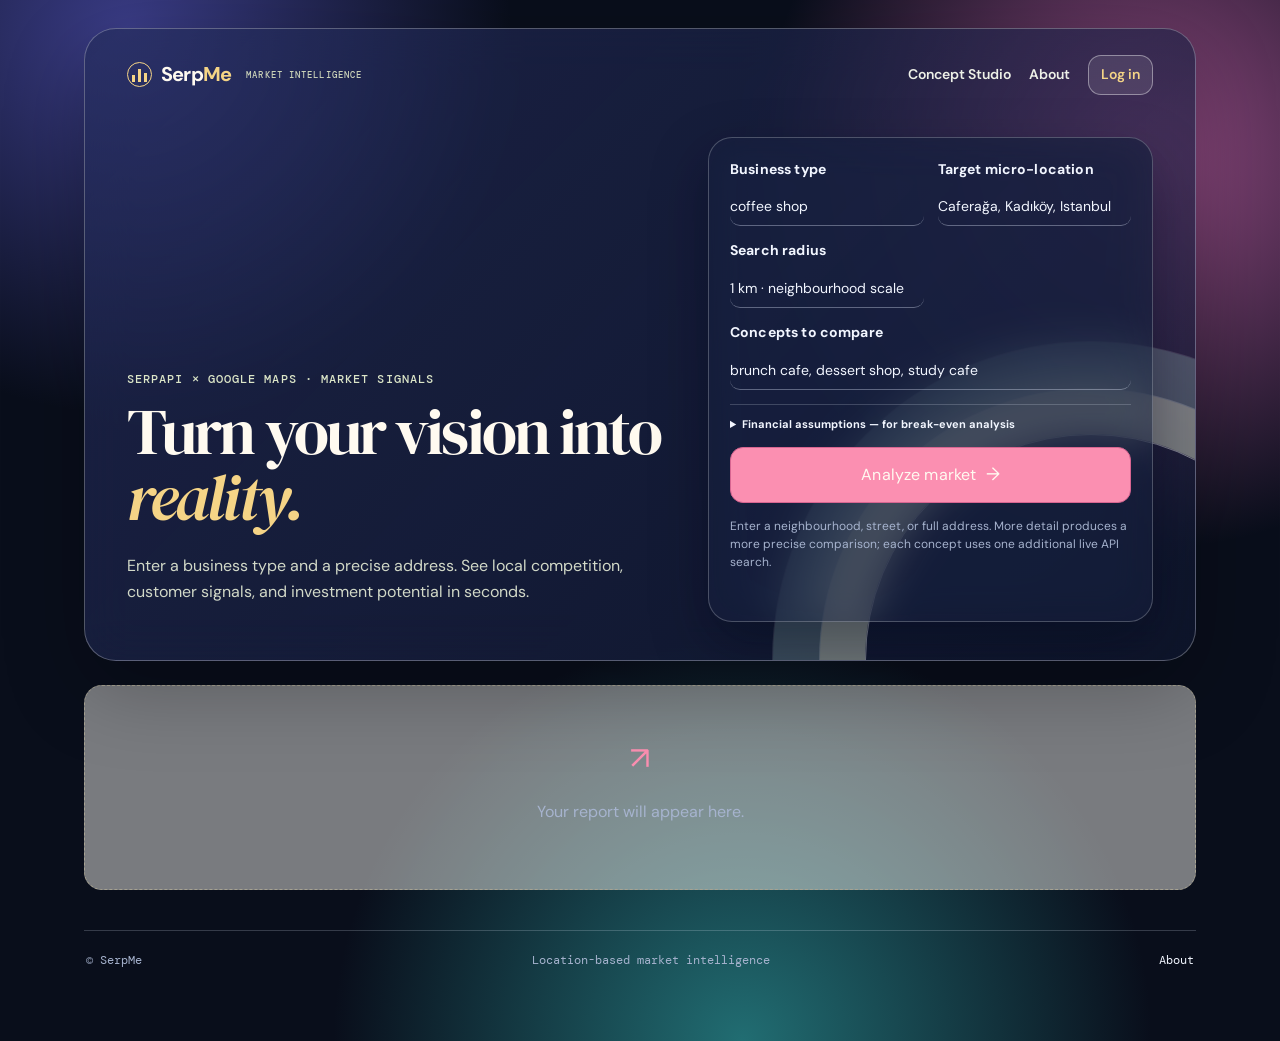
<file: index.html>
<!doctype html>
<html lang="en">
<head>
  <meta charset="UTF-8" />
  <meta name="viewport" content="width=device-width, initial-scale=1.0" />
  <title>SerpMe — Location-Based Business Analysis</title>
  <link rel="stylesheet" href="styles.css" />
  <link rel="stylesheet" href="liquid.css" />
  <link rel="stylesheet" href="viability.css" />
  <link rel="stylesheet" href="smooth.css" />
  <link rel="stylesheet" href="ui-refinement.css" />
</head>
<body>
  <main>
    <section class="hero">
      <nav class="top-nav" aria-label="Main navigation">
        <a class="brand" href="/" aria-label="SerpMe home"><span class="logo" aria-hidden="true"><i></i><i></i><i></i></span><span>Serp<span class="brand-accent">Me</span></span><small>MARKET INTELLIGENCE</small></a>
        <div class="nav-links"><a href="/launch.html">Concept Studio</a><a href="/about.html">About</a><a class="nav-cta" data-auth-link href="/login.html">Log in</a></div>
      </nav>
      <div class="hero-copy">
        <p class="eyebrow">SERPAPI × GOOGLE MAPS · MARKET SIGNALS</p>
        <h1>Turn your vision into <em>reality.</em></h1>
        <p>Enter a business type and a precise address. See local competition, customer signals, and investment potential in seconds.</p>
      </div>
      <form id="search-form" class="search-card">
        <label>Business type
          <input id="business" name="business" maxlength="120" placeholder="e.g. specialty coffee" required value="coffee shop" />
        </label>
        <label>Target micro-location
          <input id="location" name="location" maxlength="200" placeholder="Neighbourhood, street, building no., city" required value="Caferağa, Kadıköy, Istanbul" />
        </label>
        <label>Search radius
          <select id="radius" name="radius">
            <option value="500">500 m · street scale</option>
            <option value="1000" selected>1 km · neighbourhood scale</option>
            <option value="2000">2 km · district edge</option>
            <option value="5000">5 km · wider catchment</option>
          </select>
        </label>
        <label class="wide">Concepts to compare
          <input id="concepts" name="concepts" maxlength="360" placeholder="Separate with commas" value="brunch cafe, dessert shop, study cafe" />
        </label>
        <details class="finance-inputs wide">
          <summary>Financial assumptions — for break-even analysis</summary>
          <div class="finance-mode" role="group" aria-label="Financial assumption method">
            <label><input type="radio" name="financeMode" value="auto" checked /> Automatic starting scenario</label>
            <label><input type="radio" name="financeMode" value="manual" /> My assumptions</label>
          </div>
          <p class="finance-note">The automatic scenario produces a starting range from the business type and map signals. Validate it with local rent, payroll, and supplier quotes.</p>
          <div class="finance-grid">
            <label>Monthly rent (₺)<input name="rent" type="number" min="0" value="120000" /></label>
            <label>Monthly fixed costs (₺)<input name="fixedCosts" type="number" min="0" value="90000" /></label>
            <label>Average transaction (₺)<input name="ticket" type="number" min="1" value="300" /></label>
            <label>Gross margin (%)<input name="margin" type="number" min="1" max="99" value="65" /></label>
          </div>
        </details>
        <button type="submit">Analyze market <span>→</span></button>
        <p class="hint">Enter a neighbourhood, street, or full address. More detail produces a more precise comparison; each concept uses one additional live API search.</p>
        <p id="form-status" class="form-status" role="status" aria-live="polite"></p>
      </form>
    </section>

    <section id="empty-state" class="empty-state">
      <span>↗</span>
      <p>Your report will appear here.</p>
    </section>

    <section id="report" hidden>
      <div class="report-heading">
        <div><p class="eyebrow">LOCAL MARKET REPORT <span id="data-source"></span></p><h2 id="report-title">—</h2><p id="report-date"></p></div>
        <button id="export-button" class="secondary">Print report</button>
      </div>
      <div class="score-card">
        <div class="score-ring"><strong id="opportunity-score">—</strong><span>/ 100</span></div>
        <div><p class="eyebrow">MARKET VIABILITY SCORE</p><h3 id="opportunity-label">Calculating</h3><p id="opportunity-text"></p><div class="analysis-badges"><span id="analysis-mode">—</span><span id="data-confidence">—</span></div></div>
      </div>
      <section class="viability-section" aria-labelledby="viability-title">
        <div class="section-heading"><div><p class="eyebrow">EVIDENCE-BASED SUB-SCORES</p><h3 id="viability-title">Market viability</h3></div><p>Missing signals are not invented; unavailable data is reflected in the confidence level.</p></div>
        <div id="viability-components" class="viability-components"></div>
        <div class="signal-grid">
          <article><p class="eyebrow">NEIGHBOR MARKET SIGNAL</p><h3 id="neighbor-signal">—</h3><div id="radius-ladder" class="radius-ladder"></div></article>
          <article><p class="eyebrow">DEMAND PROXIES</p><h3 id="proxy-summary">—</h3><div id="proxy-list" class="proxy-list"></div></article>
        </div>
        <div class="reasoning-panel"><h4>Why this conclusion?</h4><ul id="viability-reasons"></ul><p id="viability-limitations"></p></div>
        <div id="evaluation-method" class="evaluation-method" hidden>
          <p class="eyebrow">ALTERNATIVE EVALUATION METHOD</p><h4 id="evaluation-method-title"></h4><p id="evaluation-method-summary"></p><ol id="evaluation-method-steps"></ol>
        </div>
      </section>
      <div class="metric-grid" id="metrics"></div>
      <section class="map-section" aria-labelledby="map-title">
        <div class="map-copy">
          <p class="eyebrow">LOCATION LAYER</p><h3 id="map-title">Nearby market view</h3><p id="map-location"></p>
          <div class="map-stats"><article><span>Map density</span><strong id="map-density">—</strong></article><article><span>Average rating</span><strong id="map-rating">—</strong></article><article><span>Businesses reviewed</span><strong id="map-business-count">—</strong></article></div>
          <p class="map-note">Businesses are drawn from Google Maps results matching the entered address and selected category.</p>
        </div>
        <div class="map-frame-wrap"><iframe id="location-map" title="Map of the selected location" loading="lazy" referrerpolicy="no-referrer"></iframe></div>
        <div class="map-businesses" id="map-businesses"></div>
      </section>
      <div class="insight-grid">
        <article><p class="eyebrow">WHAT WE SEE</p><h3>Competition view</h3><p id="competition-insight"></p></article>
        <article><p class="eyebrow">CUSTOMER SIGNAL</p><h3>Satisfaction & demand</h3><p id="customer-insight"></p></article>
        <article><p class="eyebrow">RECOMMENDATION</p><h3>Next move</h3><p id="recommendation"></p></article>
      </div>
      <section class="concept-section">
        <div><p class="eyebrow">CONCEPT RECOMMENDATION</p><h3>Which idea is stronger at this location?</h3><p>Each candidate is compared only against Google Maps businesses matching the same micro-location and category.</p></div>
        <div id="concept-list" class="concept-list"></div>
      </section>
      <section class="business-plan">
        <div><p class="eyebrow">UNIT ECONOMICS & OPERATING PLAN</p><h3>A technical framework for an investment decision</h3><p id="plan-summary"></p></div>
        <div class="plan-grid" id="plan-metrics"></div>
        <ol id="plan-actions" class="plan-actions"></ol>
        <p class="disclaimer">Financial results are derived from user inputs; tax, capital expenditure, financing cost, and depreciation are excluded.</p>
      </section>
      <section class="demand-lab" aria-labelledby="demand-lab-title">
        <div class="section-heading"><div><p class="eyebrow">DEMAND VALIDATION LAB</p><h3 id="demand-lab-title">Measure evidence before investing</h3></div><p>Search intent, paid commitments, and observed footfall are kept as separate evidence. Missing evidence is never estimated.</p></div>
        <div class="demand-grid">
          <div class="demand-panel"><p class="eyebrow">IDEA DEFINITION</p><div class="demand-fields"><label>Target customer<input id="demand-customer" maxlength="120" placeholder="e.g. nearby university students" /></label><label>Need to solve<input id="demand-need" maxlength="160" placeholder="e.g. affordable weekday lunch" /></label><label>Price range (₺)<input id="demand-price" type="number" min="0" placeholder="e.g. 220" /></label><label>Sales model<select id="demand-model"><option value="walk-in">Walk-in</option><option value="delivery">Delivery</option><option value="booking">Booking / appointment</option><option value="hybrid">Hybrid</option></select></label></div></div>
          <div class="demand-panel"><p class="eyebrow">SEARCH INTENT</p><div class="demand-fields"><label>Relative search-intent index (0–100)<input id="demand-search-index" type="number" min="0" max="100" placeholder="Enter a Google Trends comparison index" /></label><label>Comparison period<select id="demand-period"><option value="last-90-days">Last 90 days</option><option value="last-12-months">Last 12 months</option><option value="seasonal">Seasonal comparison</option></select></label></div><p class="field-note">Use a consistent topic/keyword and geography. This is relative interest, not sales volume.</p></div>
          <div class="demand-panel"><p class="eyebrow">PAID COMMITMENT</p><div class="demand-fields"><label>Paid pre-orders / bookings<input id="demand-commitments" type="number" min="0" placeholder="0" /></label><label>Commitment target<input id="demand-commitment-target" type="number" min="1" placeholder="e.g. 15" /></label></div><p class="field-note">Record only paid pre-orders, deposits, bookings, or sample sales — not likes or clicks.</p></div>
          <div class="demand-panel"><p class="eyebrow">OBSERVED FOOTFALL</p><div class="demand-fields"><label>Morning count · 15 min<input id="demand-footfall-morning" type="number" min="0" placeholder="0" /></label><label>Lunch count · 15 min<input id="demand-footfall-lunch" type="number" min="0" placeholder="0" /></label><label>Evening count · 15 min<input id="demand-footfall-evening" type="number" min="0" placeholder="0" /></label><label>Minimum total threshold<input id="demand-footfall-target" type="number" min="1" placeholder="e.g. 60" /></label></div></div>
        </div>
        <div class="demand-actions"><button id="calculate-demand" type="button">Calculate validation evidence <span>→</span></button><p id="demand-status" class="form-status" role="status">Enter measured evidence to calculate a validation result.</p></div>
        <div id="demand-result" class="demand-result" hidden><article><p>Evidence score</p><strong id="demand-score">—</strong><small>/100 · only when all three evidence types are present</small></article><article><p>Decision</p><strong id="demand-decision">—</strong><small id="demand-decision-note"></small></article><article><p>Observed footfall</p><strong id="demand-footfall-total">—</strong><small>total across three 15-minute counts</small></article></div>
      </section>
      <section class="feasibility-section">
        <div><p class="eyebrow">FEASIBILITY STEP</p><h3>Move the idea toward an investment decision</h3><p>Save this analysis to your portfolio with risks, validation priorities, and the first action.</p></div>
        <div class="feasibility-grid">
          <label>Idea name<input id="feasibility-title" placeholder="e.g. Caferağa study cafe" /></label>
          <label>Stage<select id="feasibility-stage"><option value="Fikir">Idea</option><option value="Araştırma">Research</option><option value="Doğrulama">Validation</option><option value="Yatırım">Investment</option></select></label>
          <label class="wide">Validation note<textarea id="feasibility-notes" placeholder="Footfall count, rent quote, menu test, or critical assumption..."></textarea></label>
          <button id="save-report-button" type="button">Save to portfolio and report <span>→</span></button><p id="save-status" class="form-status" role="status"></p>
        </div>
      </section>
      <section class="results-section">
        <div><p class="eyebrow">COMPARISON SET</p><h3>Featured local businesses</h3><p class="selection-note">Selected by location, business type, rating, review volume, and Google Maps rank.</p></div>
        <div class="result-list" id="result-list"></div>
      </section>
      <p class="disclaimer">The opportunity score is an exploratory indicator based on listed business count, average rating, review density, and open-business rate. Field research is recommended before a final investment decision.</p>
    </section>
    <footer class="site-footer"><span>© SerpMe</span><span>Location-based market intelligence</span><a href="/about.html">About</a></footer>
  </main>
  <template id="metric-template"><article class="metric"><p></p><strong></strong><small></small></article></template>
  <script src="supabase-config.js"></script>
  <script src="auth.js"></script>
  <script src="app.js?v=20260902-opening-hours-v1"></script>
</body>
</html>
</file>
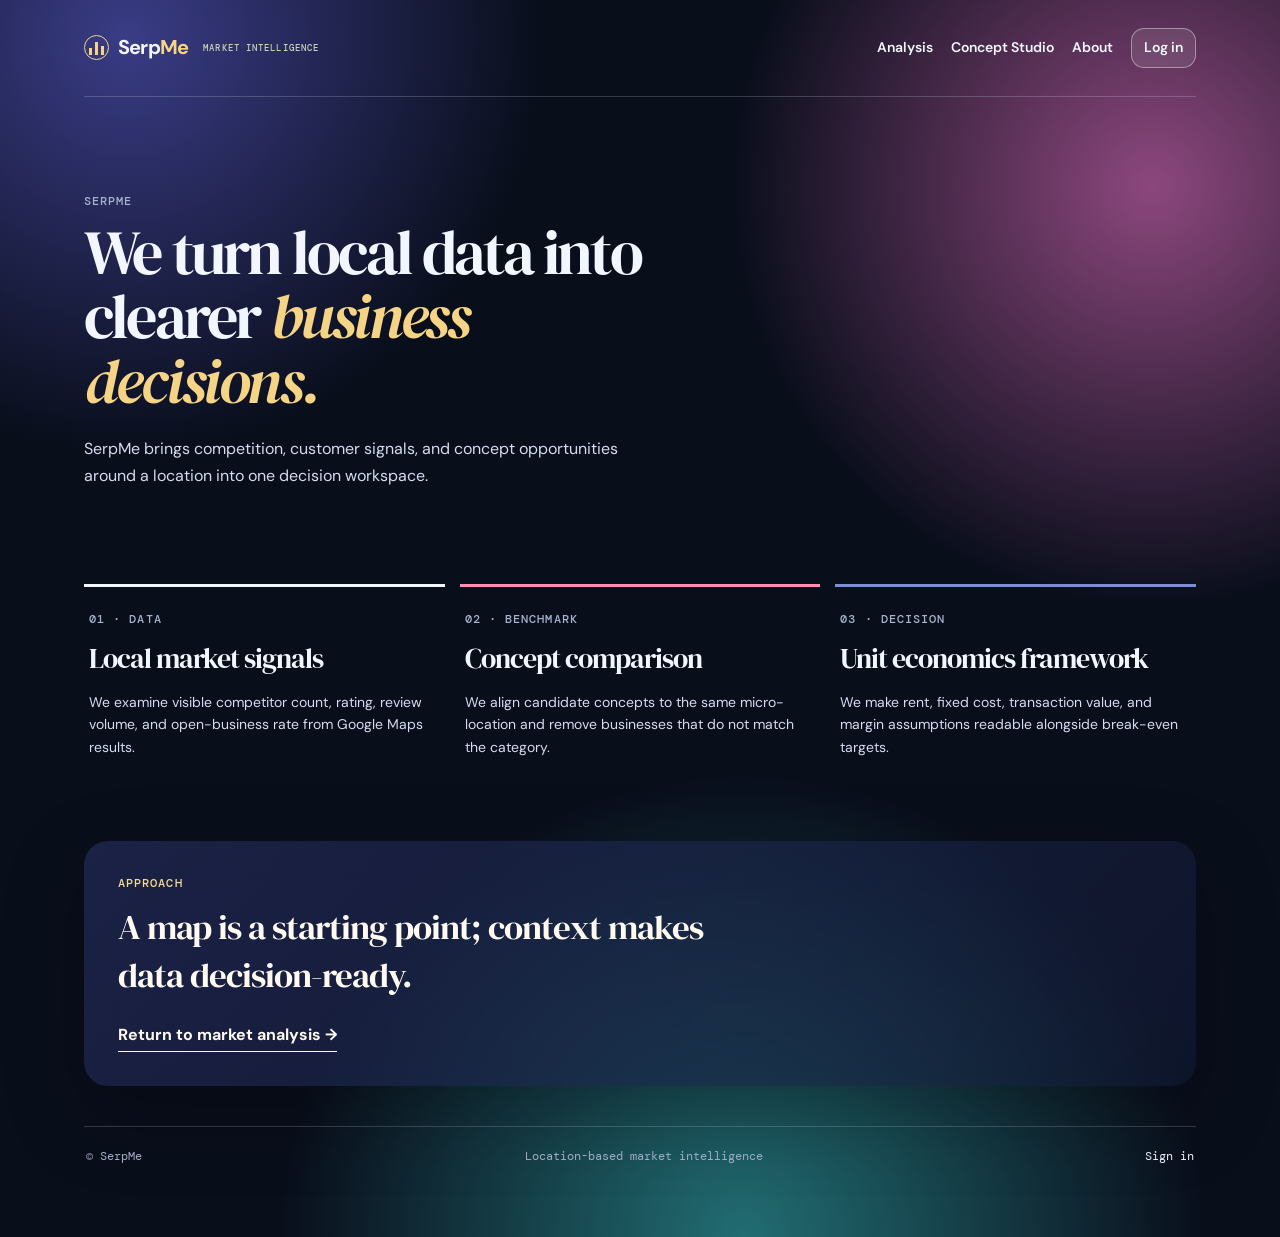
<file: about.html>
<!doctype html>
<html lang="en">
<head>
  <meta charset="UTF-8" />
  <meta name="viewport" content="width=device-width, initial-scale=1.0" />
  <title>About — SerpMe</title>
  <link rel="stylesheet" href="styles.css" />
  <link rel="stylesheet" href="liquid.css" />
  <link rel="stylesheet" href="smooth.css" />
  <link rel="stylesheet" href="ui-refinement.css" />
</head>
<body>
  <main class="site-page">
    <nav class="page-nav" aria-label="Main navigation">
      <a class="brand" href="/"><span class="logo" aria-hidden="true"><i></i><i></i><i></i></span><span>Serp<span class="brand-accent">Me</span></span><small>MARKET INTELLIGENCE</small></a>
      <div class="nav-links"><a href="/">Analysis</a><a href="/launch.html">Concept Studio</a><a href="/about.html" aria-current="page">About</a><a class="nav-cta" data-auth-link href="/login.html">Log in</a></div>
    </nav>
    <section class="about-hero">
      <p class="eyebrow">SERPME</p>
      <h1>We turn local data into clearer <em>business decisions.</em></h1>
      <p>SerpMe brings competition, customer signals, and concept opportunities around a location into one decision workspace.</p>
    </section>
    <section class="about-grid">
      <article><p class="eyebrow">01 · DATA</p><h2>Local market signals</h2><p>We examine visible competitor count, rating, review volume, and open-business rate from Google Maps results.</p></article>
      <article><p class="eyebrow">02 · BENCHMARK</p><h2>Concept comparison</h2><p>We align candidate concepts to the same micro-location and remove businesses that do not match the category.</p></article>
      <article><p class="eyebrow">03 · DECISION</p><h2>Unit economics framework</h2><p>We make rent, fixed cost, transaction value, and margin assumptions readable alongside break-even targets.</p></article>
    </section>
    <section class="about-callout"><p class="eyebrow">APPROACH</p><h2>A map is a starting point; context makes data decision-ready.</h2><a class="text-link" href="/">Return to market analysis →</a></section>
    <footer class="site-footer"><span>© SerpMe</span><span>Location-based market intelligence</span><a href="/login.html">Sign in</a></footer>
  </main>
  <script src="supabase-config.js"></script><script src="auth.js"></script>
</body>
</html>
</file>
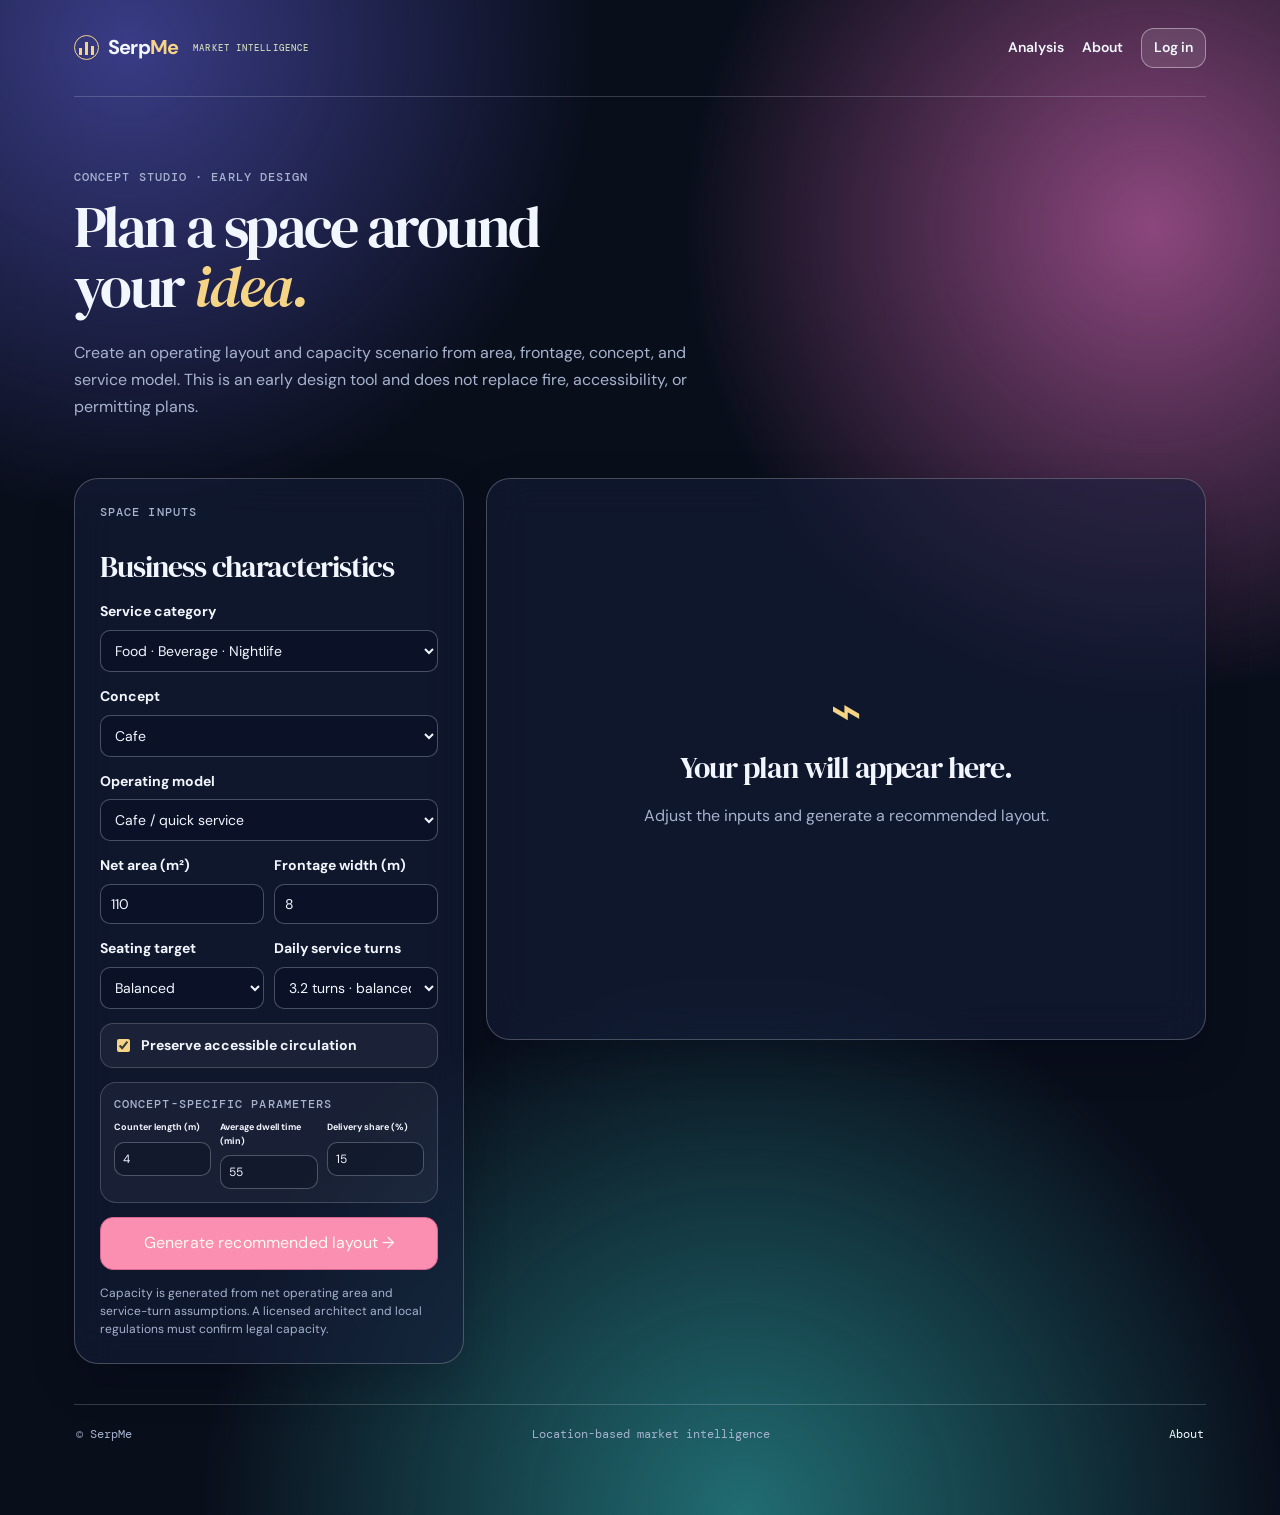
<file: launch.html>
<!doctype html>
<html lang="en">
<head>
  <meta charset="UTF-8" />
  <meta name="viewport" content="width=device-width, initial-scale=1.0" />
  <title>Concept Studio — SerpMe</title>
  <link rel="stylesheet" href="styles.css" />
  <link rel="stylesheet" href="liquid.css" />
  <link rel="stylesheet" href="smooth.css" />
  <link rel="stylesheet" href="launch.css" />
  <link rel="stylesheet" href="catalog.css" />
  <link rel="stylesheet" href="editor.css" />
  <link rel="stylesheet" href="vision.css" />
  <link rel="stylesheet" href="vision-controls.css" />
  <link rel="stylesheet" href="concept-3d.css" />
  <link rel="stylesheet" href="ui-refinement.css" />
</head>
<body>
  <main class="site-page launch-page">
    <nav class="page-nav" aria-label="Main navigation">
      <a class="brand" href="/"><span class="logo" aria-hidden="true"><i></i><i></i><i></i></span><span>Serp<span class="brand-accent">Me</span></span><small>MARKET INTELLIGENCE</small></a>
      <div class="nav-links"><a href="/">Analysis</a><a href="/about.html">About</a><a class="nav-cta" data-auth-link href="/login.html">Log in</a></div>
    </nav>
    <header class="studio-hero"><p class="eyebrow">CONCEPT STUDIO · EARLY DESIGN</p><h1>Plan a space around your <em>idea.</em></h1><p>Create an operating layout and capacity scenario from area, frontage, concept, and service model. This is an early design tool and does not replace fire, accessibility, or permitting plans.</p></header>
    <section class="studio-grid">
      <form id="studio-form" class="studio-form">
        <p class="eyebrow">SPACE INPUTS</p>
        <h2>Business characteristics</h2>
        <label>Service category<select id="studio-category" name="category"></select></label>
        <label>Concept<select id="studio-concept" name="concept"></select></label>
        <label>Operating model<select name="model"><option value="cafe">Cafe / quick service</option><option value="restaurant">Restaurant</option><option value="retail">Retail</option><option value="studio">Studio / fitness</option></select></label>
        <div class="studio-input-grid"><label>Net area (m²)<input name="area" type="number" min="20" max="2000" value="110" required /></label><label>Frontage width (m)<input name="frontage" type="number" min="3" max="80" step=".5" value="8" required /></label></div>
        <div class="studio-input-grid"><label>Seating target<select name="seating"><option value="balanced">Balanced</option><option value="dense">High capacity</option><option value="spacious">Comfort-first</option></select></label><label id="turns-control">Daily service turns<select name="turns"><option value="2.2">2.2 turns · relaxed</option><option value="3.2" selected>3.2 turns · balanced</option><option value="4.2">4.2 turns · quick service</option></select></label></div>
        <label class="toggle-label"><input name="accessible" type="checkbox" checked /> Preserve accessible circulation</label>
        <div id="studio-parameters" class="studio-parameters"></div>
        <button type="submit">Generate recommended layout <span>→</span></button>
        <p class="studio-note">Capacity is generated from net operating area and service-turn assumptions. A licensed architect and local regulations must confirm legal capacity.</p>
      </form>
      <section id="studio-output" class="studio-output" aria-live="polite">
        <div class="studio-empty"><span>⌁</span><h2>Your plan will appear here.</h2><p>Adjust the inputs and generate a recommended layout.</p></div>
        <div id="studio-result" hidden>
          <div class="studio-title"><div><p class="eyebrow">RECOMMENDED LAYOUT</p><h2 id="layout-title">—</h2></div><span id="layout-badge">—</span></div>
          <div id="layout-plan" class="layout-plan" role="img" aria-label="Recommended space layout"></div>
          <section class="layout-editor" aria-label="Layout plan editor">
            <div class="editor-header"><div><p class="eyebrow">EDITABLE PLAN</p><h3>Work on the plan</h3></div><span>Drag items; choose a tool and click the plan to add a constraint.</span></div>
            <div class="editor-toolbar" role="toolbar" aria-label="Plan tools"><button type="button" data-tool="select" class="is-active">Move</button><button type="button" data-tool="wall">Add wall</button><button type="button" data-tool="obstacle">Add obstacle</button><button type="button" data-tool="door">Add door</button><button type="button" data-tool="sink">Add sink</button><button type="button" id="delete-layout-item">Delete selected</button><button type="button" id="add-floor">Add floor</button><button type="button" id="optimize-layout">Optimize for constraints</button><button type="button" id="approve-layout">Approve plan</button></div>
            <div id="floor-tabs" class="floor-tabs" aria-label="Floors"></div>
            <div id="editor-canvas" class="editor-canvas" aria-label="Editable floor plan"></div>
            <div id="selected-item-controls" class="selected-item-controls" hidden><label>Shape<select id="item-shape"><option value="rectangle">Rectangle</option><option value="rounded">Rounded</option><option value="circle">Circle</option></select></label><label>Width<input id="item-width" type="range" min="4" max="70" value="20" /></label><label>Height<input id="item-height" type="range" min="4" max="70" value="20" /></label><label>Rotation<input id="item-rotation" type="range" min="0" max="180" value="0" /></label></div>
            <p id="editor-status" class="editor-status">Use Move to reposition areas.</p>
          </section>
          <section id="concept-vision" class="concept-vision" hidden><div><p class="eyebrow">APPROVED PLAN · 3D CONCEPT</p><h3 id="vision-title">Interior design direction</h3><p id="vision-summary"></p><div id="vision-materials" class="vision-materials"></div><div class="vision-actions"><button id="refresh-concept-vision" type="button">Refresh 3D view</button><button id="rotate-concept-vision" type="button">Rotate view</button><p id="vision-render-status" role="status">The free 3D preview updates automatically when the plan changes.</p></div></div><figure class="concept-3d-frame"><canvas id="concept-vision-canvas" width="1200" height="760" role="img" aria-label="Three-dimensional concept model created from floor plan data"></canvas><figcaption id="vision-caption">A free 3D concept model that updates from walls, doors, sinks, obstacles, floors, and business type.</figcaption></figure></section>
          <div class="capacity-grid"><article><p>Simultaneous guests</p><strong id="peak-guests">—</strong><small>operational estimate</small></article><article><p id="daily-capacity-label">Daily hosting</p><strong id="daily-guests">—</strong><small id="daily-capacity-note">with service turns</small></article><article><p>Guest area</p><strong id="guest-area">—</strong><small>net usable area</small></article><article><p>Space efficiency</p><strong id="layout-efficiency">—</strong><small>seating / sales area</small></article></div>
          <div class="layout-explanation"><h3>Optimization logic</h3><p id="layout-summary"></p><ul id="layout-actions"></ul></div>
        </div>
      </section>
    </section>
    <footer class="site-footer"><span>© SerpMe</span><span>Location-based market intelligence</span><a href="/about.html">About</a></footer>
  </main>
  <script src="supabase-config.js"></script><script src="auth.js"></script><script src="catalog.js?v=20260902-english-ui-v1"></script><script src="launch.js?v=20260902-english-ui-v2"></script>
</body>
</html>
</file>
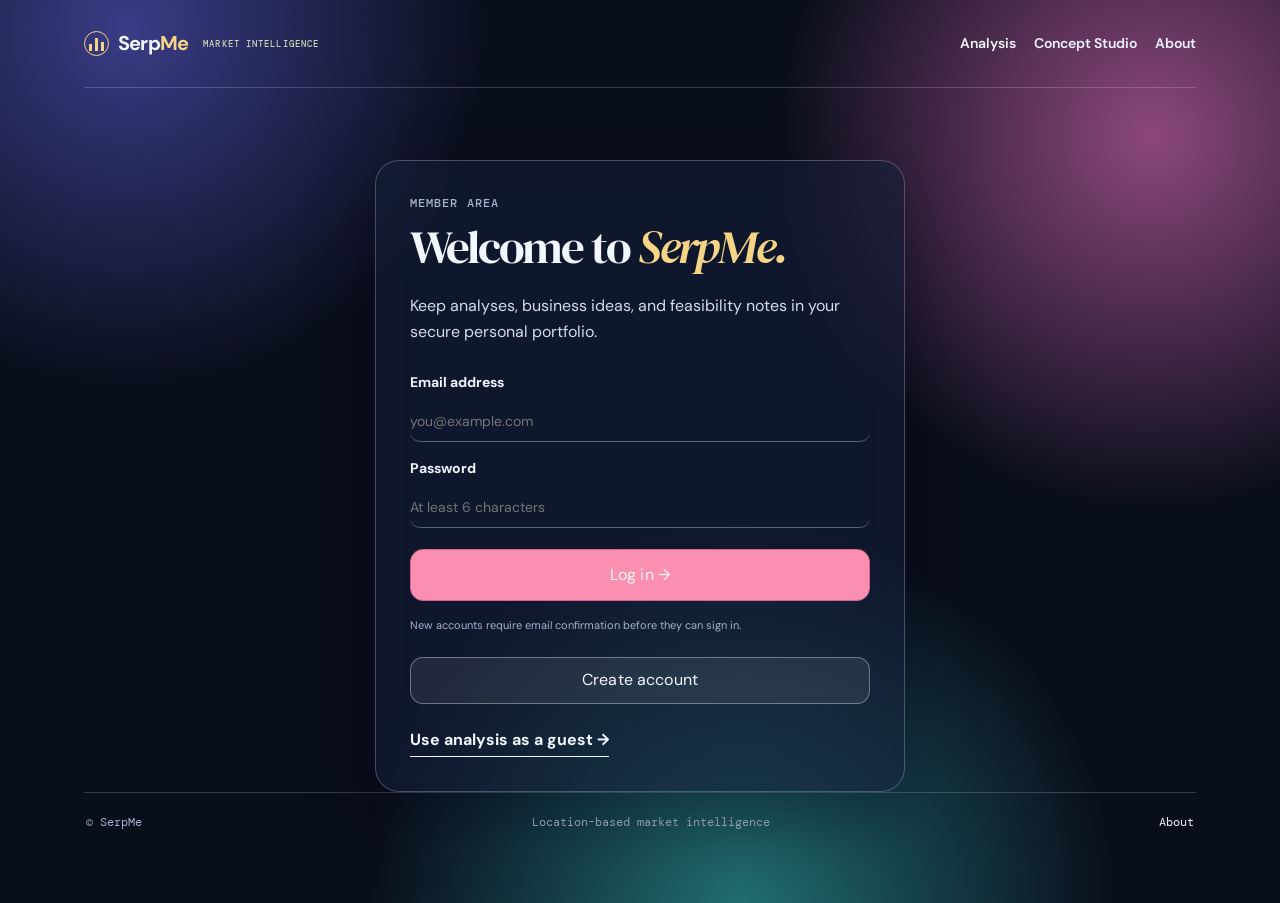
<file: login.html>
<!doctype html>
<html lang="en">
<head>
  <meta charset="UTF-8" />
  <meta name="viewport" content="width=device-width, initial-scale=1.0" />
  <title>Log in — SerpMe</title>
  <link rel="stylesheet" href="styles.css" />
  <link rel="stylesheet" href="liquid.css" />
  <link rel="stylesheet" href="smooth.css" />
  <link rel="stylesheet" href="ui-refinement.css" />
</head>
<body>
  <main class="site-page login-page">
    <nav class="page-nav" aria-label="Main navigation">
      <a class="brand" href="/"><span class="logo" aria-hidden="true"><i></i><i></i><i></i></span><span>Serp<span class="brand-accent">Me</span></span><small>MARKET INTELLIGENCE</small></a>
      <div class="nav-links"><a href="/">Analysis</a><a href="/launch.html">Concept Studio</a><a href="/about.html">About</a></div>
    </nav>
    <section class="login-card">
      <p class="eyebrow">MEMBER AREA</p><h1>Welcome to <em>SerpMe.</em></h1>
      <p>Keep analyses, business ideas, and feasibility notes in your secure personal portfolio.</p>
      <form id="login-form" class="login-form">
        <label>Email address<input id="auth-email" type="email" maxlength="254" placeholder="you@example.com" autocomplete="email" required /></label>
        <label>Password<input id="auth-password" type="password" maxlength="128" placeholder="At least 6 characters" autocomplete="current-password" minlength="6" required /></label>
        <button type="submit">Log in <span>→</span></button>
      </form>
      <p id="auth-status" class="login-note" role="status">New accounts require email confirmation before they can sign in.</p>
      <button id="signup-button" class="secondary auth-secondary" type="button">Create account</button>
      <a class="text-link" href="/">Use analysis as a guest →</a>
    </section>
    <footer class="site-footer"><span>© SerpMe</span><span>Location-based market intelligence</span><a href="/about.html">About</a></footer>
  </main>
  <script src="supabase-config.js"></script><script src="auth.js"></script><script src="login.js"></script>
</body>
</html>
</file>
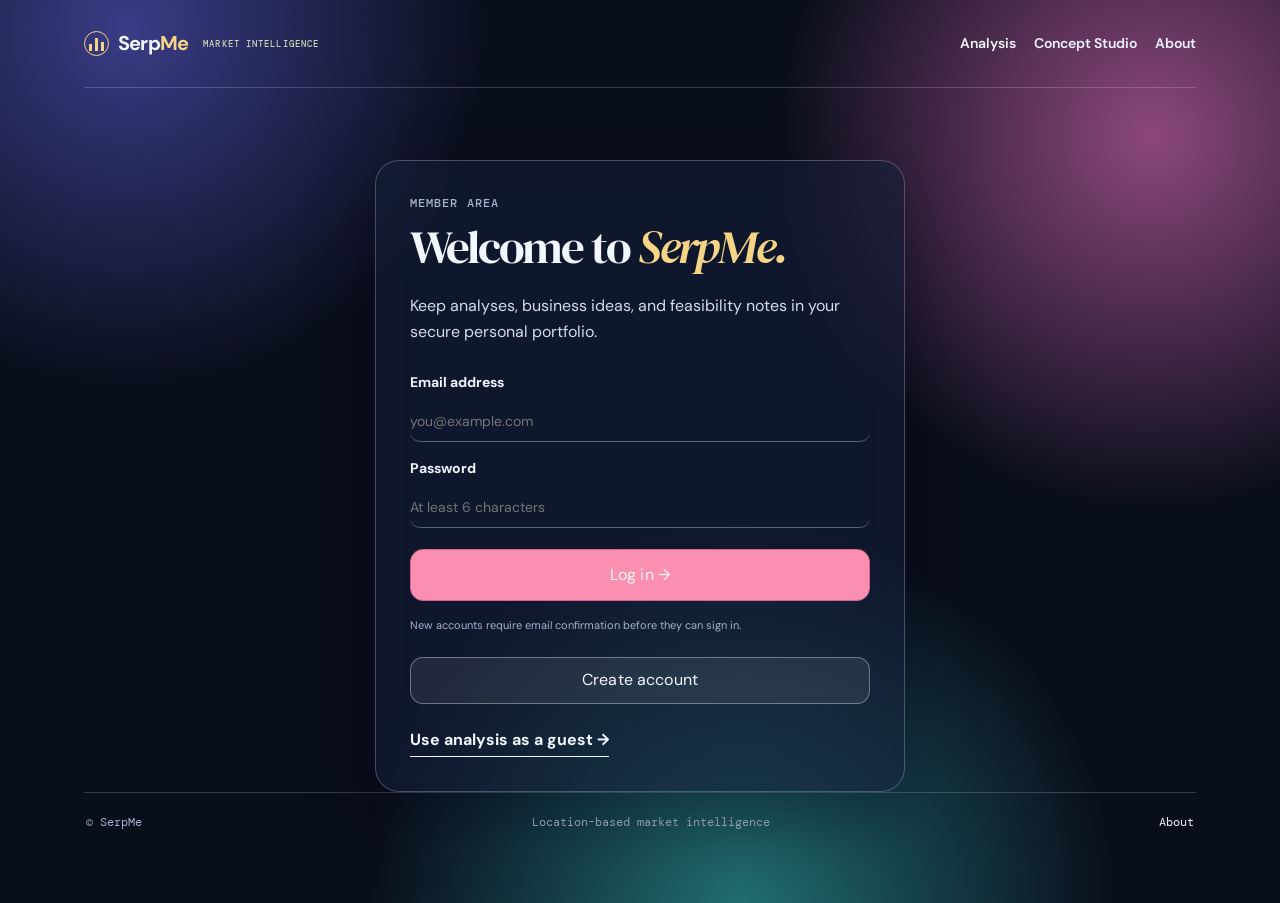
<file: portfolio.html>
<!doctype html>
<html lang="en">
<head>
  <meta charset="UTF-8" />
  <meta name="viewport" content="width=device-width, initial-scale=1.0" />
  <title>My Portfolio — SerpMe</title>
  <link rel="stylesheet" href="styles.css" />
  <link rel="stylesheet" href="liquid.css" />
</head>
<body>
  <main class="site-page portfolio-page">
    <nav class="page-nav">
      <a class="brand" href="/"><span class="logo"><i></i><i></i><i></i></span><span>Serp<span class="brand-accent">Me</span></span><small>MARKET INTELLIGENCE</small></a>
      <div class="nav-links"><a href="/">Analysis</a><a href="/about.html">About</a><button data-logout hidden>Log out</button></div>
    </nav>
    <section class="portfolio-hero"><p class="eyebrow">PERSONAL WORKSPACE</p><h1>Your idea portfolio and <em>decision records.</em></h1><p id="portfolio-user">Loading your portfolio…</p></section>
    <section class="portfolio-grid">
      <div><div class="section-heading"><div><p class="eyebrow">BUSINESS IDEAS</p><h2>Portfolio</h2></div><button id="new-idea-button" class="secondary">New idea</button></div><div id="ideas-list" class="portfolio-list"></div></div>
      <div><div class="section-heading"><div><p class="eyebrow">SAVED ANALYSES</p><h2>Reports</h2></div></div><div id="reports-list" class="portfolio-list"></div></div>
    </section>
    <dialog id="idea-dialog" class="idea-dialog"><form id="idea-form"><button type="button" class="dialog-close" id="dialog-close" aria-label="Close">×</button><p class="eyebrow">NEW BUSINESS IDEA</p><h2>Add to portfolio</h2><label>Idea name<input name="title" maxlength="120" required /></label><label>Concept<input name="concept" maxlength="120" required /></label><label>Location<input name="location" maxlength="200" required /></label><label>Stage<select name="stage"><option value="Fikir">Idea</option><option value="Araştırma">Research</option><option value="Doğrulama">Validation</option><option value="Yatırım">Investment</option></select></label><label>Notes<textarea name="notes" maxlength="4000"></textarea></label><button type="submit">Save idea</button><p id="idea-status" class="form-status"></p></form></dialog>
    <footer class="site-footer"><span>© SerpMe</span><span>Location-based market intelligence</span><a href="/about.html">About</a></footer>
  </main>
  <script src="supabase-config.js"></script>
  <script src="auth.js"></script>
  <script src="portfolio.js"></script>
</body>
</html>
</file>
<file: styles.css>
@import url('https://fonts.googleapis.com/css2?family=DM+Mono:wght@400;500&family=DM+Sans:wght@400;500;600;700&family=DM+Serif+Display:ital@0;1&display=swap');

:root{--paper:#f5f0e6;--paper-deep:#e8dfcf;--ink:#202820;--ink-soft:#384338;--olive:#627055;--moss:#9aa780;--rust:#bd5b37;--rust-deep:#8e3d25;--sun:#dca94a;--line:#c9c2b4;--muted:#677066;--card:#fbf8f1}
*{box-sizing:border-box}html{background:var(--paper)}body{margin:0;background:radial-gradient(circle at 8% 0,#fffaf0 0,transparent 28%),var(--paper);color:var(--ink);font-family:'DM Sans',sans-serif;min-height:100vh}body:before{content:'';position:fixed;inset:0;z-index:-1;opacity:.26;pointer-events:none;background-image:repeating-linear-gradient(0deg,transparent 0,transparent 3px,rgba(65,53,37,.035) 4px)}main{max-width:1160px;margin:auto;padding:28px 24px 72px}.hero{min-height:595px;border:1px solid var(--ink);border-radius:3px;padding:25px 44px;position:relative;overflow:hidden;background:var(--ink);color:#fffaf0}.hero:before{content:'';position:absolute;width:450px;height:450px;right:-122px;bottom:-226px;border:1px solid rgba(245,240,230,.38);border-radius:50%;box-shadow:0 0 0 45px rgba(220,169,74,.16),0 0 0 46px rgba(245,240,230,.26),0 0 0 92px rgba(189,91,55,.15),0 0 0 93px rgba(245,240,230,.18)}.hero:after{content:'SERPME · 2026';font:500 10px 'DM Mono';letter-spacing:1.5px;color:rgba(255,250,240,.7);position:absolute;right:30px;top:30px}.brand{display:flex;align-items:center;gap:9px;font-size:22px;font-weight:700;letter-spacing:-.8px;position:relative;z-index:1}.brand small{font:500 9px 'DM Mono';letter-spacing:1.1px;color:#cbd3b9;margin-left:6px}.brand-accent{color:var(--sun)}.logo{width:25px;height:25px;display:flex;align-items:end;justify-content:center;gap:3px;padding:4px;border:1px solid var(--sun);border-radius:50%}.logo i{display:block;width:3px;background:var(--sun)}.logo i:nth-child(1){height:7px}.logo i:nth-child(2){height:13px}.logo i:nth-child(3){height:9px}.hero-copy{max-width:590px;margin-top:88px;position:relative;z-index:1}.eyebrow{font:500 10px 'DM Mono',monospace;letter-spacing:1.2px;color:var(--muted);margin:0 0 12px}.hero .eyebrow{color:#dbe5c7}h1{font:56px/1 'DM Serif Display',serif;letter-spacing:-2.3px;margin:0 0 21px;max-width:580px}h1 em{color:var(--sun);font-style:italic}.hero-copy>p:last-child{color:#d2d9c8;font-size:16px;line-height:1.6;max-width:500px}.search-card{position:absolute;z-index:2;right:40px;bottom:34px;width:445px;background:var(--card);color:var(--ink);border:1px solid #101710;border-radius:3px;padding:21px;box-shadow:8px 8px 0 rgba(220,169,74,.84);display:grid;grid-template-columns:1fr 1fr;gap:14px}.search-card label{font-size:11px;font-weight:700;letter-spacing:.15px}.search-card label small{font-weight:400;color:var(--muted)}.search-card input,.search-card select{margin-top:7px;width:100%;padding:10px 0;border:0;border-bottom:1px solid #a9aa9a;background:transparent;font:13px 'DM Sans';outline:none;color:var(--ink)}.search-card input::placeholder{color:#818477}.search-card select{appearance:none}.search-card option{background:var(--card);color:var(--ink)}.search-card input:focus,.search-card select:focus{border-color:var(--rust);box-shadow:0 1px 0 var(--rust)}.search-card .wide,.search-card button,.hint,.form-status{grid-column:1/-1}.finance-inputs{border-top:1px solid var(--line);padding-top:11px}.finance-inputs summary{cursor:pointer;font-size:11px;font-weight:700}.finance-grid{display:grid;grid-template-columns:1fr 1fr;gap:8px;margin-top:10px}.finance-grid label{font-size:10px}.finance-grid input{font-size:12px}button{border:1px solid var(--rust-deep);background:var(--rust);color:#fffaf0;border-radius:3px;font:700 13px 'DM Sans';letter-spacing:.15px;padding:13px;cursor:pointer;transition:transform .16s,background .16s}button:hover{transform:translate(-2px,-2px);background:var(--rust-deep);box-shadow:3px 3px 0 var(--sun)}button:disabled{cursor:wait;opacity:.7;transform:none;box-shadow:none}.search-card button span{font-size:18px;margin-left:5px}.hint{font-size:10px;color:var(--muted);line-height:1.45;margin:0}.form-status{font-size:11px;min-height:15px;margin:0;color:var(--rust)}.form-status.success{color:#55752c}.empty-state{height:205px;border:1px dashed #a7a291;border-radius:3px;margin-top:24px;display:grid;place-content:center;text-align:center;color:var(--muted);background:rgba(255,252,246,.46)}.empty-state span{font-size:32px;color:var(--rust)}#report{padding-top:58px}.report-heading{display:flex;justify-content:space-between;align-items:end;margin-bottom:22px}h2{font:38px 'DM Serif Display';letter-spacing:-1px;margin:0}#report-date{margin:8px 0 0;color:var(--muted);font-size:13px}.secondary{background:transparent;border:1px solid var(--ink);color:var(--ink);padding:10px 15px}.secondary:hover{background:var(--ink);color:var(--paper);box-shadow:none}.score-card{border:1px solid var(--ink);border-radius:3px;background:var(--sun);padding:27px 32px;display:flex;gap:25px;align-items:center}.score-ring{background:#fff9ec;border:1px solid var(--ink);width:94px;height:94px;border-radius:50%;display:grid;place-content:center;text-align:center}.score-ring strong{font:38px/28px 'DM Serif Display'}.score-ring span{font:10px 'DM Mono';margin-top:8px}.score-card .eyebrow{color:#66351e}.score-card h3,.business-plan h3,.concept-section h3,.insight-grid h3,.results-section h3{font:25px 'DM Serif Display';letter-spacing:-.5px;margin:0}.score-card p:last-child{margin:7px 0 0;max-width:640px;line-height:1.5;color:#45311e}.metric-grid{display:grid;grid-template-columns:repeat(5,1fr);gap:11px;margin:14px 0}.metric{padding:18px;background:var(--card);border:1px solid var(--line);border-radius:3px}.metric p{margin:0;color:var(--muted);font-size:11px}.metric strong{display:block;font:32px 'DM Serif Display';letter-spacing:-.8px;margin:9px 0 3px}.metric small{color:var(--muted);font-size:10px}.insight-grid{display:grid;grid-template-columns:repeat(3,1fr);gap:14px;margin:30px 0}.insight-grid article{border-top:3px solid var(--ink);padding:17px 3px}.insight-grid article:nth-child(2){border-color:var(--rust)}.insight-grid article:nth-child(3){border-color:var(--olive)}.insight-grid article>p:last-child{font-size:14px;line-height:1.55;color:var(--ink-soft)}.concept-section,.results-section{border:1px solid var(--line);background:var(--card);border-radius:3px;padding:26px;margin:28px 0}.concept-section>div>p:last-child{font-size:13px;color:var(--muted);margin-bottom:18px}.concept-list{display:grid;gap:9px}.concept{display:grid;grid-template-columns:30px 1.4fr .8fr .8fr;border-top:1px solid var(--line);padding:13px 0;align-items:center;gap:12px;font-size:13px}.concept:first-child{border-top:3px solid var(--rust)}.concept-rank{font:500 18px 'DM Mono';color:var(--rust)}.concept strong{display:block}.concept small,.selection-note{color:var(--muted)}.concept-score{text-align:right;font:500 23px 'DM Mono';color:var(--olive)}.concept-score small{font:10px 'DM Mono'}.selection-note{font-size:12px;margin:6px 0 0}.match{display:block;color:var(--rust);font-weight:500;margin-top:3px}.business-plan{margin:28px 0;padding:27px;border-radius:3px;background:var(--olive);border:1px solid #3b4934;color:#fffaf0}.business-plan .eyebrow{color:#f2d996}.business-plan>div>p:last-child{color:#e3ebd9;font-size:13px;line-height:1.55}.plan-grid{display:grid;grid-template-columns:repeat(4,1fr);gap:10px;margin:20px 0}.plan-grid article{border:1px solid rgba(255,250,240,.34);border-radius:2px;padding:14px}.plan-grid p{color:#dce6d0;font-size:11px;margin:0}.plan-grid strong{display:block;font:500 24px 'DM Mono';color:#f6da93;margin-top:7px}.plan-actions{margin:0;padding-left:20px;color:#f4f6ef;font-size:13px;line-height:1.7}.business-plan .disclaimer{color:#dce6d0}.result-list{margin-top:16px}.result{display:grid;grid-template-columns:1.6fr .5fr .8fr .6fr;gap:12px;border-top:1px solid var(--line);padding:14px 0;font-size:13px;align-items:center}.result strong{font-size:14px}.rating{color:var(--rust)}.open{color:#51702c}.closed{color:var(--rust)}.disclaimer{font-size:11px;color:var(--muted);line-height:1.55;margin-top:20px}#data-source{color:var(--rust)}@media(max-width:850px){.hero{min-height:725px}.search-card{left:32px;right:32px;bottom:30px;width:auto}.metric-grid{grid-template-columns:repeat(3,1fr)}}@media(max-width:620px){main{padding:12px}.hero{padding:24px;min-height:755px}.hero:after{display:none}.hero-copy{margin-top:60px}h1{font-size:46px;letter-spacing:-1.6px}.search-card{left:18px;right:18px;bottom:18px}.metric-grid,.insight-grid{grid-template-columns:1fr 1fr}.plan-grid{grid-template-columns:1fr 1fr}.result{grid-template-columns:1.5fr 1fr}.result span:nth-child(3){display:none}.brand small{display:none}}@media(max-width:420px){.search-card,.metric-grid,.insight-grid{grid-template-columns:1fr}.report-heading{align-items:start;gap:15px;flex-direction:column}.score-card{padding:20px;align-items:flex-start}.result{grid-template-columns:1fr 1fr}}
.top-nav,.page-nav{display:flex;align-items:center;justify-content:space-between;gap:20px;position:relative;z-index:2}.top-nav .brand{color:#fffaf0;text-decoration:none}.nav-links{display:flex;align-items:center;gap:18px}.nav-links a{color:inherit;text-decoration:none;font-size:12px;font-weight:600}.top-nav .nav-links a{color:#eef1e8}.nav-links .nav-cta{border:1px solid currentColor;padding:8px 12px;border-radius:2px}.top-nav .nav-cta{color:var(--sun)!important}.site-footer{margin-top:40px;padding:20px 2px 0;border-top:1px solid var(--line);display:flex;gap:14px;justify-content:space-between;flex-wrap:wrap;color:var(--muted);font:10px 'DM Mono'}.site-footer a{color:var(--ink);text-decoration:none}.map-section{display:grid;grid-template-columns:.85fr 1.25fr;gap:0;margin:28px 0;border:1px solid var(--ink);background:var(--card)}.map-copy{padding:26px;border-right:1px solid var(--line)}.map-copy h3{font:27px 'DM Serif Display';margin:0}.map-copy>p:not(.eyebrow){color:var(--muted);font-size:13px;line-height:1.5}.map-stats{display:grid;gap:10px;margin:22px 0}.map-stats article{display:flex;justify-content:space-between;align-items:baseline;border-bottom:1px solid var(--line);padding-bottom:9px}.map-stats span{font-size:11px;color:var(--muted)}.map-stats strong{font:24px 'DM Serif Display';color:var(--rust)}.map-note{font-size:11px!important}.map-frame-wrap{min-height:330px;background:var(--paper-deep)}#location-map{display:block;width:100%;height:100%;min-height:330px;border:0;filter:saturate(.72) contrast(1.06)}.map-businesses{grid-column:1/-1;padding:0 26px 18px;display:grid;grid-template-columns:repeat(5,1fr);gap:10px}.map-business{min-width:0;border-top:2px solid var(--olive);padding-top:10px;display:grid;grid-template-columns:27px 1fr auto;gap:7px;font-size:11px}.map-business>span{font:10px 'DM Mono';color:var(--rust)}.map-business strong,.map-business small{display:block;overflow:hidden;text-overflow:ellipsis;white-space:nowrap}.map-business small{margin-top:3px;color:var(--muted);font-size:10px}.map-business b{font:500 14px 'DM Mono';color:var(--rust)}.map-business b small{font-size:8px;display:inline}.site-page{max-width:1160px;margin:auto;padding:28px 24px 72px}.page-nav{padding-bottom:28px;border-bottom:1px solid var(--line)}.page-nav .brand{color:var(--ink);text-decoration:none}.about-hero{max-width:780px;padding:96px 0 78px}.about-hero h1,.login-card h1{font-size:62px}.about-hero>p:last-child{max-width:560px;line-height:1.7;color:var(--ink-soft)}.about-grid{display:grid;grid-template-columns:repeat(3,1fr);gap:15px}.about-grid article{padding:24px 5px;border-top:3px solid var(--ink)}.about-grid article:nth-child(2){border-color:var(--rust)}.about-grid article:nth-child(3){border-color:var(--olive)}.about-grid h2,.about-callout h2{font:28px 'DM Serif Display';margin:0}.about-grid article>p:last-child{line-height:1.6;color:var(--ink-soft);font-size:14px}.about-callout{margin-top:45px;padding:34px;background:var(--olive);color:#fffaf0}.about-callout .eyebrow{color:#f5d996}.about-callout h2{font-size:35px;max-width:640px}.text-link{display:inline-block;margin-top:24px;color:inherit;font-weight:700;text-decoration:none;border-bottom:1px solid currentColor;padding-bottom:3px}.login-page{min-height:100vh;display:flex;flex-direction:column}.login-card{width:min(100%,530px);margin:72px auto 0;padding:34px;background:var(--card);border:1px solid var(--ink);box-shadow:8px 8px 0 var(--sun)}.login-card h1{font-size:47px}.login-card>p:not(.eyebrow):not(.login-note){color:var(--ink-soft);line-height:1.6}.login-form{display:grid;gap:16px;margin-top:28px}.login-form label{font-size:12px;font-weight:700}.login-form input{display:block;width:100%;margin-top:7px;border:0;border-bottom:1px solid var(--line);background:transparent;padding:11px 0;color:var(--ink);font:14px 'DM Sans';outline:none}.login-form input:focus{border-color:var(--rust)}.login-form button{margin-top:5px}.login-note{font-size:11px;line-height:1.5;color:var(--muted);margin-top:16px}.login-page .site-footer{margin-top:auto}@media(max-width:850px){.map-section{grid-template-columns:1fr}.map-copy{border-right:0;border-bottom:1px solid var(--line)}.map-businesses{grid-template-columns:repeat(3,1fr)}.about-grid{grid-template-columns:1fr 1fr}}@media(max-width:620px){.top-nav,.page-nav{align-items:flex-start}.nav-links{gap:10px}.nav-links a:not(.nav-cta){display:none}.map-businesses{grid-template-columns:1fr 1fr;padding:0 18px 18px}.map-copy{padding:21px}.about-hero{padding:64px 0 52px}.about-hero h1{font-size:47px}.about-grid{grid-template-columns:1fr}.site-footer{font-size:9px}.login-card{margin-top:42px;padding:25px}.login-card h1{font-size:42px}}
</file>
<file: liquid.css>
:root{--paper:#0b1020;--paper-deep:#151b35;--ink:#f2f6ff;--ink-soft:#d4dcf0;--olive:#7d8cda;--moss:#8dd7c1;--rust:#fb8fb1;--rust-deep:#d76591;--sun:#f5d486;--line:rgba(231,240,255,.2);--muted:#a6b3ce;--card:rgba(22,31,60,.56);--radius-xl:32px;--radius-lg:24px;--radius-md:18px;--radius-sm:13px}
/* Softer, layered surfaces: one radius scale across reports, auth and portfolio. */
.hero{border-radius:var(--radius-xl)}.search-card,.score-card,.business-plan,.concept-section,.results-section,.map-section,.about-callout,.login-card,.portfolio-item,.idea-dialog,.feasibility-section,.viability-section{border-radius:var(--radius-lg)}.metric,.plan-grid article,.viability-components article,.signal-grid article,.reasoning-panel,.evaluation-method,.empty-state{border-radius:var(--radius-md)}button,.secondary,.top-nav .nav-cta,.nav-links .nav-cta,.analysis-badges span,.radius-ladder span,.proxy-list span{border-radius:var(--radius-sm)}.search-card input,.search-card select,.login-form input,.feasibility-grid input,.feasibility-grid select,.feasibility-grid textarea,.idea-dialog input,.idea-dialog select,.idea-dialog textarea{border-radius:10px}.map-section{overflow:hidden}.finance-mode{display:flex;gap:9px;flex-wrap:wrap;margin:13px 0 8px}.finance-mode label{display:flex;align-items:center;gap:6px;padding:8px 10px;border:1px solid rgba(230,238,255,.28);border-radius:999px;font-size:10px;background:rgba(255,255,255,.06)}.finance-mode input{accent-color:var(--sun)}.finance-note{margin:0;color:var(--muted);font-size:10px;line-height:1.45}.evaluation-method{margin-top:12px;padding:18px 19px;border:1px solid rgba(255,255,255,.22);background:linear-gradient(135deg,rgba(141,215,193,.14),rgba(245,212,134,.08))}.evaluation-method h4{font:23px 'DM Serif Display';margin:0}.evaluation-method p:not(.eyebrow),.evaluation-method li{font-size:12px;line-height:1.55;color:var(--muted)}.evaluation-method ol{margin:10px 0 0;padding-left:19px}@media(max-width:620px){.hero{border-radius:24px}.search-card,.score-card,.business-plan,.concept-section,.results-section,.map-section,.login-card,.feasibility-section,.viability-section{border-radius:19px}}
body{background:radial-gradient(circle at 10% 3%,#3a3c86 0,transparent 25%),radial-gradient(circle at 90% 15%,#8c477d 0,transparent 27%),radial-gradient(circle at 58% 100%,#216d72 0,transparent 32%),#090e1b}body:before{opacity:.38;background-image:radial-gradient(rgba(255,255,255,.13) 1px,transparent 1px);background-size:5px 5px}.hero,.about-callout{background:linear-gradient(135deg,rgba(36,44,91,.68),rgba(18,27,54,.58));border-color:rgba(255,255,255,.28);backdrop-filter:blur(24px);box-shadow:0 28px 80px rgba(0,0,0,.25)}.hero:before{border-color:rgba(255,255,255,.42);box-shadow:0 0 0 45px rgba(245,212,134,.12),0 0 0 46px rgba(255,255,255,.17),0 0 0 92px rgba(141,215,193,.13),0 0 0 93px rgba(255,255,255,.12)}.search-card,.metric,.concept-section,.results-section,.map-section,.login-card,.portfolio-item,.idea-dialog{background:rgba(22,31,60,.56);border-color:rgba(255,255,255,.23);backdrop-filter:blur(20px);box-shadow:0 18px 45px rgba(3,7,22,.2)}.search-card{box-shadow:0 22px 55px rgba(3,7,22,.35)}.search-card input,.search-card select,.login-form input,.feasibility-grid input,.feasibility-grid select,.feasibility-grid textarea,.idea-dialog input,.idea-dialog select,.idea-dialog textarea{color:var(--ink);border-color:rgba(230,238,255,.35)}.search-card option,.feasibility-grid option,.idea-dialog option{background:#1c2446}.search-card input::placeholder,.feasibility-grid input::placeholder,.feasibility-grid textarea::placeholder{color:#9aa9cb}.score-card{background:linear-gradient(120deg,rgba(122,91,189,.86),rgba(47,133,137,.83));border-color:rgba(255,255,255,.35)}.score-ring{background:rgba(12,20,45,.62);color:var(--ink);border-color:rgba(255,255,255,.6)}.business-plan{background:linear-gradient(125deg,rgba(61,70,142,.82),rgba(40,119,121,.77));border-color:rgba(255,255,255,.3)}.site-footer a,.page-nav .brand,.secondary{color:var(--ink)}.secondary{border-color:rgba(255,255,255,.35);background:rgba(255,255,255,.08)}.secondary:hover{background:rgba(255,255,255,.18)}.top-nav .nav-cta,.nav-links .nav-cta{border-color:rgba(255,255,255,.4);background:rgba(255,255,255,.1)}.map-frame-wrap{background:rgba(255,255,255,.08)}.map-business{border-color:var(--moss)}.portfolio-hero{max-width:760px;padding:84px 0 54px}.portfolio-hero h1{font:58px/1 'DM Serif Display';letter-spacing:-2px;margin:0}.portfolio-hero p:last-child{color:var(--muted);line-height:1.6}.portfolio-grid{display:grid;grid-template-columns:1fr 1fr;gap:28px}.section-heading{display:flex;justify-content:space-between;align-items:end;margin-bottom:15px}.section-heading h2{margin:0}.portfolio-list{display:grid;gap:12px}.portfolio-item{padding:18px;border:1px solid var(--line);border-radius:16px}.portfolio-item p{font:10px 'DM Mono';letter-spacing:1px;color:var(--sun);margin:0 0 8px}.portfolio-item h3{font:24px 'DM Serif Display';margin:0}.portfolio-item span,.portfolio-item small{display:block;color:var(--muted);font-size:12px;margin-top:5px}.report-item>div{margin-top:13px;display:flex;align-items:baseline;gap:8px}.report-item b{font:28px 'DM Serif Display';color:var(--sun)}.portfolio-empty{padding:22px;color:var(--muted);border:1px dashed var(--line);border-radius:14px;font-size:13px}.feasibility-section{display:grid;grid-template-columns:.8fr 1.2fr;gap:28px;margin:28px 0;padding:28px;border:1px solid rgba(255,255,255,.25);background:rgba(255,255,255,.08);backdrop-filter:blur(20px);border-radius:18px}.feasibility-section h3{font:28px 'DM Serif Display';margin:0}.feasibility-section>div>p:last-child{color:var(--muted);line-height:1.55;font-size:13px}.feasibility-grid{display:grid;grid-template-columns:1fr 1fr;gap:14px}.feasibility-grid label{font-size:11px;font-weight:700}.feasibility-grid input,.feasibility-grid select,.feasibility-grid textarea,.idea-dialog input,.idea-dialog select,.idea-dialog textarea{width:100%;display:block;margin-top:7px;background:transparent;border:0;border-bottom:1px solid var(--line);padding:10px 0;font:13px 'DM Sans';outline:none}.feasibility-grid textarea,.idea-dialog textarea{min-height:66px;resize:vertical}.feasibility-grid .wide{grid-column:1/-1}.feasibility-grid button{grid-column:1/-1}.idea-dialog{width:min(92vw,480px);padding:28px;color:var(--ink);border-radius:18px}.idea-dialog::backdrop{background:rgba(3,6,17,.72);backdrop-filter:blur(8px)}.idea-dialog form{display:grid;gap:14px}.idea-dialog h2{margin:0}.idea-dialog label{font-size:11px;font-weight:700}.dialog-close{position:absolute;right:14px;top:14px;padding:3px 9px;font-size:20px;background:transparent;border:0;color:var(--ink)}.dialog-close:hover{box-shadow:none}.auth-secondary{width:100%;margin-top:12px}.login-card{border-radius:18px;box-shadow:0 24px 70px rgba(3,7,22,.35)}@media(max-width:720px){.portfolio-grid,.feasibility-section{grid-template-columns:1fr}.portfolio-hero h1{font-size:46px}.feasibility-grid{grid-template-columns:1fr}}
</file>
<file: viability.css>
.analysis-badges{display:flex;flex-wrap:wrap;gap:8px;margin-top:12px}.analysis-badges span{padding:6px 9px;border:1px solid rgba(32,40,32,.35);background:rgba(255,255,255,.2);font:500 10px 'DM Mono'}
.viability-section{margin:16px 0 28px;padding:26px;border:1px solid var(--line);background:rgba(251,248,241,.78);backdrop-filter:blur(20px)}.section-heading{display:flex;justify-content:space-between;gap:28px;align-items:end;margin-bottom:18px}.section-heading h3,.signal-grid h3{font:25px 'DM Serif Display';margin:0}.section-heading>p{max-width:350px;color:var(--muted);font-size:12px;margin:0}.viability-components{display:grid;grid-template-columns:repeat(7,minmax(0,1fr));gap:8px}.viability-components article{min-width:0;padding:12px;border:1px solid var(--line);background:rgba(255,255,255,.52)}.viability-components article div{display:flex;justify-content:space-between;gap:4px;min-height:37px}.viability-components span,.viability-components b{font:500 9px 'DM Mono';color:var(--muted)}.viability-components strong{display:block;font:25px 'DM Serif Display';margin:5px 0}.viability-components strong small{font:8px 'DM Mono';color:var(--muted)}.viability-components i{display:block;height:4px;background:var(--paper-deep);overflow:hidden}.viability-components em{display:block;height:100%;background:linear-gradient(90deg,var(--rust),var(--sun))}
.signal-grid{display:grid;grid-template-columns:1fr 1fr;gap:12px;margin-top:12px}.signal-grid article{padding:18px;border:1px solid var(--line);background:rgba(255,255,255,.45)}.radius-ladder,.proxy-list{display:grid;grid-template-columns:repeat(5,1fr);gap:5px;margin-top:13px}.proxy-list{grid-template-columns:repeat(2,1fr)}.radius-ladder span,.proxy-list span{display:flex;flex-direction:column;padding:8px;background:rgba(98,112,85,.1);font-size:9px;color:var(--muted)}.radius-ladder b,.proxy-list b{color:var(--ink);font-size:10px;margin-bottom:3px}.reasoning-panel{margin-top:12px;padding:16px 19px;background:rgba(98,112,85,.1)}.reasoning-panel h4{margin:0}.reasoning-panel ul{margin:8px 0;padding-left:18px}.reasoning-panel li,.reasoning-panel p{font-size:11px;line-height:1.55;color:var(--muted)}.reasoning-panel p{margin-bottom:0}
@media(max-width:950px){.viability-components{grid-template-columns:repeat(3,1fr)}}@media(max-width:620px){.section-heading,.signal-grid{display:block}.section-heading>p{margin-top:7px}.signal-grid article+article{margin-top:10px}.viability-components{grid-template-columns:repeat(2,1fr)}.radius-ladder{grid-template-columns:repeat(3,1fr)}}
</file>
<file: smooth.css>
/* Shared softer surface layer, loaded after the existing product styles. */
.hero{border-radius:32px}.search-card,.score-card,.business-plan,.concept-section,.results-section,.map-section,.about-callout,.login-card,.portfolio-item,.idea-dialog,.feasibility-section,.viability-section{border-radius:24px}.metric,.plan-grid article,.viability-components article,.signal-grid article,.reasoning-panel,.evaluation-method,.empty-state{border-radius:18px}button,.secondary,.top-nav .nav-cta,.nav-links .nav-cta,.analysis-badges span,.radius-ladder span,.proxy-list span{border-radius:13px}.search-card input,.search-card select,.login-form input,.feasibility-grid input,.feasibility-grid select,.feasibility-grid textarea,.idea-dialog input,.idea-dialog select,.idea-dialog textarea{border-radius:10px}.map-section{overflow:hidden}.finance-mode{display:flex;gap:9px;flex-wrap:wrap;margin:13px 0 8px}.finance-mode label{display:flex;align-items:center;gap:6px;padding:8px 10px;border:1px solid rgba(230,238,255,.28);border-radius:999px;font-size:10px;background:rgba(255,255,255,.06)}.finance-mode input{accent-color:var(--sun)}.finance-note{margin:0;color:var(--muted);font-size:10px;line-height:1.45}.evaluation-method{margin-top:12px;padding:18px 19px;border:1px solid rgba(255,255,255,.22);background:linear-gradient(135deg,rgba(141,215,193,.14),rgba(245,212,134,.08))}.evaluation-method h4{font:23px 'DM Serif Display';margin:0}.evaluation-method p:not(.eyebrow),.evaluation-method li{font-size:12px;line-height:1.55;color:var(--muted)}.evaluation-method ol{margin:10px 0 0;padding-left:19px}@media(max-width:620px){.hero{border-radius:24px}.search-card,.score-card,.business-plan,.concept-section,.results-section,.map-section,.login-card,.feasibility-section,.viability-section{border-radius:19px}}
</file>
<file: ui-refinement.css>
/* Production layout and typography normalization. */
:root{--type-xs:.75rem;--type-sm:.875rem;--type-base:1rem;--leading:1.55}
html{font-size:16px}body{font-size:var(--type-base);line-height:var(--leading)}button,input,select,textarea{font:inherit}.eyebrow{font-size:var(--type-xs);line-height:1.35;letter-spacing:.09em}.hint,.form-status,.studio-note,.editor-status,.vision-actions p{font-size:var(--type-xs)!important;line-height:1.5}h1{font-size:clamp(2.5rem,5.4vw,4rem);line-height:1.04;letter-spacing:-.045em}h2{font-size:clamp(1.75rem,3vw,2.4rem);line-height:1.14}h3{line-height:1.2}
.hero{display:grid;grid-template-columns:minmax(0,1fr) minmax(340px,445px);gap:42px;align-items:end;min-height:0;padding:26px 42px 38px}.top-nav{grid-column:1/-1}.hero-copy{margin:52px 0 0}.search-card{position:relative;right:auto;bottom:auto;width:100%;align-self:end}.hero-copy>p:last-child{font-size:var(--type-base);line-height:1.65}.brand{min-width:0;font-size:1.25rem}.nav-links{flex-wrap:wrap;justify-content:flex-end}.nav-links a{font-size:var(--type-sm)}.page-nav{gap:16px}.site-footer{font-size:var(--type-xs);line-height:1.5}
.search-card label,.studio-form label,.login-form label,.feasibility-grid label,.idea-dialog label{font-size:var(--type-sm)}.search-card input,.search-card select,.studio-form input:not([type="checkbox"]),.studio-form select,.login-form input,.feasibility-grid input,.feasibility-grid select,.feasibility-grid textarea,.idea-dialog input,.idea-dialog select,.idea-dialog textarea{font-size:var(--type-sm)}.metric p,.capacity-grid p,.capacity-grid small,.map-stats span,.map-business,.concept-parameters b,.concept-parameters small{font-size:var(--type-xs)}.result,.concept{min-width:0;font-size:var(--type-sm)}.result strong,.concept strong{overflow-wrap:anywhere}.concept{grid-template-columns:32px minmax(0,1.35fr) minmax(0,.9fr) auto}.concept-score{white-space:nowrap}.result{grid-template-columns:minmax(0,1.45fr) auto minmax(0,.9fr) auto}.result span{min-width:0;overflow-wrap:anywhere}
.studio-grid{grid-template-columns:minmax(300px,390px) minmax(0,1fr)}.studio-output,.studio-form,.concept-vision,.feasibility-section{min-width:0}.capacity-grid{grid-template-columns:repeat(4,minmax(0,1fr))}.capacity-grid strong{font-size:clamp(1.45rem,2.4vw,1.8rem)}.concept-vision{grid-template-columns:minmax(0,.9fr) minmax(0,1.1fr)}.concept-vision h3{font-size:clamp(1.7rem,3vw,2rem)}.selected-item-controls{grid-template-columns:repeat(4,minmax(0,1fr))}.editor-toolbar button,.floor-tabs button{font-size:var(--type-xs)}
@media(max-width:900px){.hero{grid-template-columns:1fr;gap:24px;padding:24px}.hero-copy{margin:30px 0 0}.search-card{max-width:620px}.studio-grid{grid-template-columns:1fr}.studio-form{grid-template-columns:1fr 1fr}.studio-form>.eyebrow,.studio-form>h2,.studio-form>button,.studio-form>.studio-note{grid-column:1/-1}.capacity-grid{grid-template-columns:repeat(2,minmax(0,1fr))}.concept-vision{grid-template-columns:1fr}.map-businesses{grid-template-columns:repeat(3,minmax(0,1fr))}}
@media(max-width:680px){main,.site-page{padding:16px 14px 56px}.page-nav{align-items:flex-start}.nav-links{gap:8px}.nav-links a:not(.nav-cta){display:none}.hero{padding:22px 18px 24px}.hero-copy{margin-top:20px}.search-card{grid-template-columns:1fr;padding:18px;gap:12px}.finance-grid,.studio-input-grid,.studio-form{grid-template-columns:1fr}.studio-form>.eyebrow,.studio-form>h2,.studio-form>button,.studio-form>.studio-note{grid-column:auto}.metric-grid,.insight-grid,.plan-grid,.feasibility-grid{grid-template-columns:1fr}.result{grid-template-columns:minmax(0,1fr) auto}.result span:nth-child(3){display:none}.concept{grid-template-columns:28px minmax(0,1fr) auto}.concept>span:nth-child(3){display:none}.studio-hero{padding:42px 0 26px}.studio-hero h1,.about-hero h1,.portfolio-hero h1{font-size:clamp(2.35rem,12vw,3.1rem)}.studio-form,.studio-output{padding:18px}.editor-toolbar{gap:6px}.editor-toolbar button{padding:8px}.selected-item-controls{grid-template-columns:1fr 1fr}.map-businesses{grid-template-columns:1fr 1fr;padding:0 18px 18px}.site-footer{justify-content:flex-start}}
@media(max-width:400px){.brand small{display:none}.map-businesses{grid-template-columns:1fr}.capacity-grid{grid-template-columns:1fr}.studio-title{display:block}.studio-title>span{display:inline-flex;margin-top:8px}}
.hero:after{content:none;display:none}
/* Readable data cards on the dark liquid surface. */
.viability-section{background:rgba(15,23,50,.78);border-color:rgba(255,255,255,.28);color:var(--ink)}.section-heading>p{color:#d4ddf2}.viability-components{grid-template-columns:repeat(4,minmax(0,1fr));gap:12px}.viability-components article{min-height:150px;padding:16px;background:rgba(255,255,255,.1);border-color:rgba(255,255,255,.22);box-shadow:inset 0 1px 0 rgba(255,255,255,.08)}.viability-components article div{display:block;min-height:47px}.viability-components span{display:block;min-height:2.5em;font:600 var(--type-xs)/1.35 'DM Sans';letter-spacing:.01em;color:#f4f7ff}.viability-components b{display:block;margin-top:5px;font:500 var(--type-xs) 'DM Mono';color:var(--sun)}.viability-components strong{font-size:2rem;color:#fff;margin:10px 0}.viability-components strong small{font-size:var(--type-xs);color:#dbe4f7}.viability-components i{height:6px;border-radius:999px;background:rgba(255,255,255,.18)}.signal-grid article,.reasoning-panel{background:rgba(255,255,255,.09);border-color:rgba(255,255,255,.22)}.signal-grid h3{font-size:2rem;color:#fff}.radius-ladder span,.proxy-list span{min-height:70px;padding:10px;background:rgba(255,255,255,.11);color:#edf2ff;font-size:var(--type-xs);line-height:1.45}.radius-ladder b,.proxy-list b{font-size:var(--type-xs);color:#fff}.reasoning-panel li,.reasoning-panel p{color:#e0e7f7;font-size:var(--type-sm)}.analysis-badges span{color:#fff;background:rgba(10,16,37,.35);border-color:rgba(255,255,255,.35)}
.map-businesses{grid-template-columns:repeat(3,minmax(0,1fr));gap:16px;padding:0 26px 22px}.map-business{grid-template-columns:30px minmax(0,1fr) auto;gap:10px;align-items:start;padding:13px 0 2px;font-size:var(--type-sm)}.map-business>span{font-size:var(--type-xs)}.map-business strong{font-size:var(--type-sm);line-height:1.35;white-space:normal;overflow-wrap:anywhere}.map-business small{font-size:var(--type-xs);line-height:1.4;white-space:normal;overflow-wrap:anywhere}.map-business b{white-space:nowrap;font-size:1rem;color:var(--sun)}.map-business b small{font-size:var(--type-xs)}
@media(max-width:950px){.viability-components{grid-template-columns:repeat(3,minmax(0,1fr))}}@media(max-width:680px){.viability-components{grid-template-columns:repeat(2,minmax(0,1fr));gap:9px}.viability-components article{min-height:136px;padding:13px}.viability-components strong{font-size:1.7rem}.map-businesses{grid-template-columns:1fr 1fr;gap:10px;padding:0 18px 18px}}@media(max-width:420px){.viability-components,.map-businesses{grid-template-columns:1fr}.viability-components article{min-height:0}.radius-ladder,.proxy-list{grid-template-columns:1fr 1fr}}
.demand-lab{margin:24px 0;padding:26px;border:1px solid rgba(255,255,255,.24);border-radius:24px;background:rgba(15,23,50,.76)}.demand-grid{display:grid;grid-template-columns:repeat(2,minmax(0,1fr));gap:14px}.demand-panel{padding:16px;border:1px solid rgba(255,255,255,.18);border-radius:16px;background:rgba(255,255,255,.07)}.demand-fields{display:grid;grid-template-columns:repeat(2,minmax(0,1fr));gap:11px}.demand-fields label{font-size:var(--type-xs);color:#edf2ff}.demand-fields input,.demand-fields select{width:100%;margin-top:5px;padding:10px 11px;border:1px solid rgba(255,255,255,.23);border-radius:10px;background:rgba(8,14,35,.76);color:#fff;font:var(--type-sm) 'DM Sans'}.field-note{margin:12px 0 0;color:#d8e1f4;font-size:var(--type-xs);line-height:1.5}.demand-actions{display:flex;gap:14px;align-items:center;flex-wrap:wrap;margin-top:16px}.demand-actions .form-status{margin:0;color:#dce5f8}.demand-result{display:grid;grid-template-columns:repeat(3,minmax(0,1fr));gap:12px;margin-top:16px}.demand-result article{padding:16px;border-radius:15px;background:rgba(255,255,255,.1);border:1px solid rgba(255,255,255,.2)}.demand-result p,.demand-result small{margin:0;color:#d7e1f5;font-size:var(--type-xs)}.demand-result strong{display:block;margin:8px 0 4px;font:600 1.65rem 'DM Serif Display';color:#fff}@media(max-width:680px){.demand-lab{padding:18px}.demand-grid,.demand-result,.demand-fields{grid-template-columns:1fr}.demand-actions{align-items:flex-start}}
</file>
<file: launch.css>
.launch-page{max-width:1180px}.studio-hero{max-width:760px;padding:72px 0 42px}.studio-hero h1{font-size:58px}.studio-hero>p:last-child{max-width:660px;line-height:1.7;color:var(--muted)}.studio-grid{display:grid;grid-template-columns:390px 1fr;gap:22px;align-items:start}.studio-form,.studio-output{border:1px solid rgba(255,255,255,.23);background:rgba(22,31,60,.56);backdrop-filter:blur(20px);box-shadow:0 18px 45px rgba(3,7,22,.2);border-radius:24px;padding:25px}.studio-form h2,.studio-output h2{font:30px 'DM Serif Display';margin:0}.studio-form{display:grid;gap:14px}.studio-form label{font-size:11px;font-weight:700}.studio-form input:not([type="checkbox"]),.studio-form select{display:block;width:100%;margin-top:7px;padding:10px;border:1px solid rgba(230,238,255,.28);border-radius:10px;background:rgba(8,14,32,.36);color:var(--ink);font:13px 'DM Sans';outline:none}.studio-form select option{background:#1c2446}.studio-input-grid{display:grid;grid-template-columns:1fr 1fr;gap:10px}.toggle-label{display:flex;align-items:center;gap:8px;padding:11px 12px;border:1px solid rgba(255,255,255,.18);border-radius:13px;background:rgba(255,255,255,.05)}.toggle-label input{accent-color:var(--sun)}.studio-note{color:var(--muted);font-size:10px;line-height:1.5;margin:0}.studio-empty{min-height:510px;display:grid;place-content:center;text-align:center;color:var(--muted)}.studio-empty span{font:54px 'DM Serif Display';color:var(--sun)}.studio-empty h2{color:var(--ink)}.studio-title{display:flex;justify-content:space-between;gap:15px;align-items:start}.studio-title h2{font-size:28px}.studio-title>span{padding:7px 10px;border-radius:999px;background:rgba(141,215,193,.15);color:var(--moss);font:10px 'DM Mono'}.layout-plan{margin:20px 0;min-height:290px;padding:14px;border-radius:18px;background:radial-gradient(circle at 10% 10%,rgba(245,212,134,.15),transparent 40%),rgba(6,11,28,.44);overflow:auto}.floor-shell{position:relative;min-width:490px;height:255px;border:2px solid rgba(242,246,255,.75);border-radius:12px;background:rgba(255,255,255,.04)}.floor-shell:after{content:'ENTRY · FRONTAGE';position:absolute;bottom:-23px;left:50%;transform:translateX(-50%);font:9px 'DM Mono';letter-spacing:1px;color:var(--muted)}.zone{position:absolute;display:grid;place-items:center;text-align:center;padding:5px;border:1px solid rgba(255,255,255,.38);border-radius:10px;font-size:10px;line-height:1.25;color:#fff}.zone b{display:block;font-size:11px}.zone.front{background:rgba(245,212,134,.25)}.zone.service{background:rgba(251,143,177,.25)}.zone.back{background:rgba(141,215,193,.2)}.zone.guest{background:rgba(125,140,218,.24)}.capacity-grid{display:grid;grid-template-columns:repeat(4,1fr);gap:9px}.capacity-grid article{padding:13px;border:1px solid rgba(255,255,255,.18);border-radius:16px;background:rgba(255,255,255,.045)}.capacity-grid p,.capacity-grid small{font-size:10px;color:var(--muted);margin:0}.capacity-grid strong{display:block;font:27px 'DM Serif Display';margin:7px 0 3px;color:var(--sun)}.layout-explanation{margin-top:15px;padding:16px 18px;border-radius:18px;background:rgba(141,215,193,.08)}.layout-explanation h3{font:23px 'DM Serif Display';margin:0}.layout-explanation p,.layout-explanation li{font-size:12px;line-height:1.55;color:var(--muted)}.layout-explanation ul{margin:8px 0 0;padding-left:19px}@media(max-width:850px){.studio-grid{grid-template-columns:1fr}.studio-form{grid-template-columns:1fr 1fr}.studio-form>.eyebrow,.studio-form>h2,.studio-form>button,.studio-form>.studio-note{grid-column:1/-1}}@media(max-width:620px){.studio-hero{padding:52px 0 30px}.studio-hero h1{font-size:46px}.studio-form{display:grid;grid-template-columns:1fr}.studio-input-grid,.capacity-grid{grid-template-columns:1fr 1fr}.studio-form>.eyebrow,.studio-form>h2,.studio-form>button,.studio-form>.studio-note{grid-column:auto}.studio-form,.studio-output{padding:19px}.floor-shell{min-width:390px}.layout-plan{min-height:245px}}
</file>
<file: catalog.css>
.concept-parameters,.studio-parameters{padding:13px;border:1px solid rgba(255,255,255,.18);border-radius:16px;background:rgba(255,255,255,.045)}.concept-parameters .eyebrow,.studio-parameters .eyebrow{margin-bottom:8px}.concept-parameters>div{display:grid;grid-template-columns:repeat(3,1fr);gap:7px}.concept-parameters span{padding:8px;border-radius:11px;background:rgba(141,215,193,.08)}.concept-parameters b,.concept-parameters small{display:block;font-size:9px;color:var(--muted)}.concept-parameters strong{display:block;color:var(--sun);font:16px 'DM Serif Display';margin:3px 0}.studio-parameters>div{display:grid;grid-template-columns:repeat(3,1fr);gap:9px}.studio-parameters label{font-size:9px!important}.studio-parameters input{font-size:12px!important;padding:8px!important}@media(max-width:620px){.concept-parameters>div,.studio-parameters>div{grid-template-columns:1fr 1fr}}
</file>
<file: editor.css>
.layout-editor{margin:16px 0;padding:17px;border:1px solid rgba(255,255,255,.2);border-radius:18px;background:rgba(5,10,27,.3)}.editor-header{display:flex;justify-content:space-between;gap:15px;align-items:end}.editor-header h3{font:24px 'DM Serif Display';margin:0}.editor-header>span,.editor-status{font-size:10px;color:var(--muted);line-height:1.45}.editor-toolbar,.floor-tabs{display:flex;gap:7px;flex-wrap:wrap;margin-top:13px}.editor-toolbar button,.floor-tabs button{padding:8px 10px;font-size:10px;background:rgba(255,255,255,.06);border-color:rgba(255,255,255,.2);color:var(--ink);box-shadow:none;transform:none}.editor-toolbar button.is-active,.floor-tabs button.is-active{background:rgba(245,212,134,.18);border-color:var(--sun);color:var(--sun)}.editor-canvas{position:relative;min-height:300px;margin-top:12px;border:2px solid rgba(242,246,255,.62);border-radius:14px;overflow:hidden;background-color:rgba(5,10,27,.58);background-image:linear-gradient(rgba(255,255,255,.08) 1px,transparent 1px),linear-gradient(90deg,rgba(255,255,255,.08) 1px,transparent 1px);background-size:24px 24px;touch-action:none}.editor-zone,.editor-wall,.editor-obstacle{position:absolute;cursor:grab;user-select:none;touch-action:none}.editor-zone{display:grid;place-items:center;text-align:center;padding:5px;border:1px solid rgba(255,255,255,.55);border-radius:10px;font-size:10px;color:#fff}.editor-zone b{display:block;font-size:11px}.editor-zone.front{background:rgba(245,212,134,.26)}.editor-zone.service{background:rgba(251,143,177,.26)}.editor-zone.back{background:rgba(141,215,193,.22)}.editor-zone.guest{background:rgba(125,140,218,.28)}.editor-wall{height:7px;border-radius:5px;background:#e9edf7;box-shadow:0 1px 7px rgba(0,0,0,.42)}.editor-obstacle{width:28px;height:28px;border-radius:7px;background:rgba(251,143,177,.75);border:1px solid #ffd3e1}.editor-zone.is-selected,.editor-wall.is-selected,.editor-obstacle.is-selected{outline:2px solid var(--sun);outline-offset:3px}.editor-status{margin:10px 0 0}@media(max-width:620px){.editor-header{display:block}.editor-header>span{display:block;margin-top:7px}.editor-canvas{min-height:270px}}
</file>
<file: vision.css>
.selected-item-controls{display:grid;grid-template-columns:repeat(4,1fr);gap:9px;margin-top:11px;padding:12px;border:1px solid rgba(255,255,255,.15);border-radius:13px;background:rgba(255,255,255,.04)}.selected-item-controls label{font-size:9px!important;color:var(--muted)}.selected-item-controls select,.selected-item-controls input{display:block;width:100%;margin-top:5px}.selected-item-controls select{padding:7px;border:1px solid rgba(255,255,255,.22);border-radius:8px;background:#171e3d;color:var(--ink);font-size:10px}.selected-item-controls input{accent-color:var(--sun)}.editor-door{position:absolute;height:9px;border:2px solid var(--sun);border-left:0;border-radius:0 14px 0 0;background:rgba(245,212,134,.18);cursor:grab}.editor-sink{position:absolute;width:25px;height:18px;border:2px solid #a9d8ff;border-radius:50%;background:rgba(169,216,255,.25);cursor:grab}.editor-door.is-selected,.editor-sink.is-selected{outline:2px solid var(--sun);outline-offset:3px}.concept-vision{display:grid;grid-template-columns:1fr 1fr;gap:20px;margin:18px 0;padding:22px;border:1px solid rgba(255,255,255,.23);border-radius:22px;background:linear-gradient(135deg,rgba(245,212,134,.12),rgba(125,140,218,.13))}.concept-vision h3{font:31px 'DM Serif Display';margin:0}.concept-vision p:not(.eyebrow){font-size:13px;line-height:1.6;color:var(--muted)}.concept-vision figure{margin:0}.concept-vision img{display:block;width:100%;height:100%;min-height:240px;object-fit:cover;border-radius:15px}.concept-vision figcaption{font-size:10px;line-height:1.45;color:var(--muted);margin-top:8px}.vision-materials{display:flex;gap:8px;flex-wrap:wrap;margin-top:16px}.vision-materials span{padding:8px 10px;border-radius:999px;background:rgba(255,255,255,.11);font-size:10px;color:var(--ink)}@media(max-width:720px){.selected-item-controls{grid-template-columns:1fr 1fr}.concept-vision{grid-template-columns:1fr}.concept-vision img{min-height:190px}}
</file>
<file: vision-controls.css>
.vision-actions{margin-top:18px}.vision-actions button{width:auto!important;padding:10px 13px!important;font-size:11px!important}.vision-actions button:disabled{opacity:.55;cursor:wait}.vision-actions p{margin:8px 0 0;font-size:10px!important}.concept-vision[data-stale="true"] figure{outline:2px dashed rgba(245,212,134,.65);outline-offset:5px;border-radius:17px}
</file>
<file: concept-3d.css>
.concept-3d-frame{position:relative;display:grid;place-items:center;overflow:hidden;border-radius:18px;background:radial-gradient(circle at 52% 36%,#354574 0,#17203d 58%,#0e1328 100%);box-shadow:inset 0 0 70px rgba(0,0,0,.32)}#concept-vision-canvas{display:block;width:100%;min-height:250px;aspect-ratio:1.58/1}.concept-3d-frame:after{content:"LIVE 3D · FREE";position:absolute;top:12px;right:13px;font-size:9px;letter-spacing:.1em;color:rgba(255,255,255,.65);pointer-events:none}.vision-actions{display:flex;flex-wrap:wrap;gap:8px;align-items:center}.vision-actions p{flex-basis:100%}
</file>
